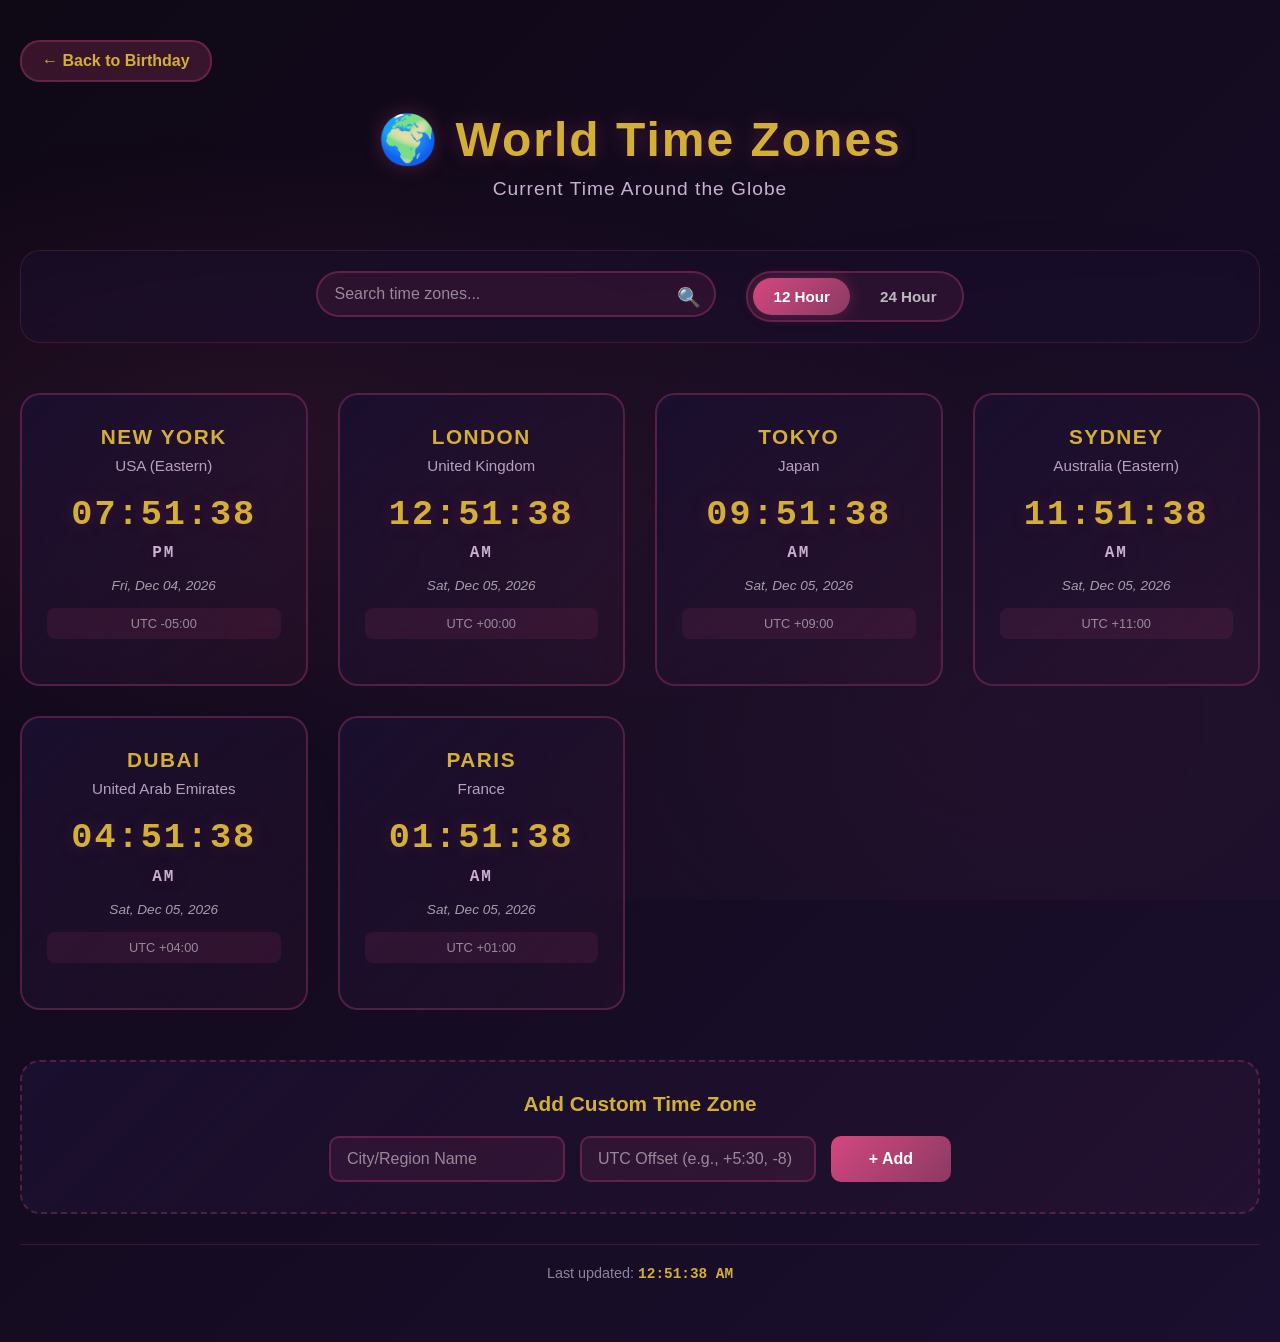
<file: clock.html>
<!DOCTYPE html>
<html lang="en">
<head>
    <meta charset="UTF-8">
    <meta name="viewport" content="width=device-width, initial-scale=1.0">
    <title>World Time Zone Clock</title>
    <link rel="stylesheet" href="clock-styles.css">
    <style>
        * {
            margin: 0;
            padding: 0;
            box-sizing: border-box;
        }

        html {
            scroll-behavior: smooth;
        }

        body {
            font-family: 'Segoe UI', Tahoma, Geneva, Verdana, sans-serif;
            background: linear-gradient(135deg, #0f0815 0%, #1a0f2e 100%);
            color: #ffffff;
            min-height: 100vh;
            overflow-x: hidden;
        }

        body::before {
            content: '';
            position: fixed;
            top: 0;
            left: 0;
            width: 100%;
            height: 100%;
            background: 
                radial-gradient(ellipse at 20% 50%, rgba(212, 71, 127, 0.1) 0%, transparent 50%),
                radial-gradient(ellipse at 80% 80%, rgba(139, 58, 98, 0.1) 0%, transparent 50%);
            animation: nebulaDrift 20s ease-in-out infinite;
            z-index: -1;
            pointer-events: none;
        }

        @keyframes nebulaDrift {
            0%, 100% { transform: translate(0, 0); }
            50% { transform: translate(50px, -50px); }
        }

        .clock-container {
            max-width: 1400px;
            margin: 0 auto;
            padding: 40px 20px;
        }

        .clock-header {
            text-align: center;
            margin-bottom: 50px;
            animation: slideDown 0.6s ease-out;
        }

        @keyframes slideDown {
            from {
                opacity: 0;
                transform: translateY(-30px);
            }
            to {
                opacity: 1;
                transform: translateY(0);
            }
        }

        .clock-header h1 {
            font-size: 3rem;
            color: #d4af37;
            text-shadow: 0 0 20px rgba(212, 71, 127, 0.3);
            margin-bottom: 10px;
            letter-spacing: 2px;
        }

        .subtitle {
            font-size: 1.2rem;
            color: #c9b0d0;
            font-weight: 300;
            letter-spacing: 1px;
        }

        .clock-controls {
            display: flex;
            justify-content: center;
            gap: 30px;
            margin-bottom: 50px;
            flex-wrap: wrap;
            padding: 20px;
            background: rgba(26, 15, 46, 0.5);
            border-radius: 20px;
            border: 1px solid rgba(212, 71, 127, 0.2);
            backdrop-filter: blur(10px);
        }

        .search-box {
            position: relative;
            flex: 1;
            min-width: 250px;
            max-width: 400px;
        }

        .search-input {
            width: 100%;
            padding: 12px 40px 12px 16px;
            background: rgba(212, 71, 127, 0.1);
            border: 2px solid rgba(212, 71, 127, 0.3);
            border-radius: 25px;
            color: #ffffff;
            font-size: 1rem;
            transition: all 0.3s ease;
        }

        .search-input::placeholder {
            color: rgba(255, 255, 255, 0.5);
        }

        .search-input:focus {
            outline: none;
            border-color: #d4477f;
            background: rgba(212, 71, 127, 0.15);
            box-shadow: 0 0 15px rgba(212, 71, 127, 0.3);
        }

        .search-icon {
            position: absolute;
            right: 15px;
            top: 50%;
            transform: translateY(-50%);
            font-size: 1.2rem;
            pointer-events: none;
        }

        .format-toggle {
            display: flex;
            gap: 10px;
            background: rgba(212, 71, 127, 0.1);
            padding: 5px;
            border-radius: 25px;
            border: 2px solid rgba(212, 71, 127, 0.3);
        }

        .format-btn {
            padding: 10px 20px;
            background: transparent;
            color: rgba(255, 255, 255, 0.7);
            border: none;
            border-radius: 20px;
            cursor: pointer;
            transition: all 0.3s ease;
            font-weight: 600;
            font-size: 0.95rem;
        }

        .format-btn:hover {
            color: #d4af37;
        }

        .format-btn.active {
            background: linear-gradient(135deg, #d4477f, #8b3a62);
            color: white;
            box-shadow: 0 0 15px rgba(212, 71, 127, 0.3);
        }

        .clocks-grid {
            display: grid;
            grid-template-columns: repeat(auto-fit, minmax(280px, 1fr));
            gap: 30px;
            margin-bottom: 50px;
            animation: fadeIn 0.6s ease-out;
        }

        @keyframes fadeIn {
            from { opacity: 0; }
            to { opacity: 1; }
        }

        .clock-card {
            background: linear-gradient(135deg, #1a0f2e 0%, rgba(212, 71, 127, 0.05) 100%);
            border: 2px solid rgba(212, 71, 127, 0.3);
            border-radius: 20px;
            padding: 30px 25px;
            text-align: center;
            backdrop-filter: blur(10px);
            transition: all 0.3s ease;
            position: relative;
            overflow: hidden;
            cursor: pointer;
        }

        .clock-card::before {
            content: '';
            position: absolute;
            top: 0;
            left: 0;
            right: 0;
            bottom: 0;
            background: linear-gradient(135deg, transparent 0%, rgba(212, 71, 127, 0.1) 100%);
            opacity: 0;
            transition: opacity 0.3s ease;
            pointer-events: none;
        }

        .clock-card:hover {
            border-color: #d4477f;
            box-shadow: 0 10px 30px rgba(212, 71, 127, 0.2);
            transform: translateY(-5px);
        }

        .clock-card:hover::before {
            opacity: 1;
        }

        .clock-timezone {
            font-size: 1.3rem;
            color: #d4af37;
            font-weight: 700;
            margin-bottom: 8px;
            text-transform: uppercase;
            letter-spacing: 1.5px;
        }

        .clock-location {
            font-size: 0.95rem;
            color: #c9b0d0;
            margin-bottom: 20px;
            opacity: 0.9;
        }

        .clock-display {
            font-family: 'Courier New', monospace;
            font-size: 2.5rem;
            color: #ffffff;
            font-weight: bold;
            letter-spacing: 2px;
            margin-bottom: 10px;
            text-shadow: 0 0 20px rgba(212, 71, 127, 0.2);
            line-height: 1.2;
            animation: pulse 1s ease-in-out infinite;
        }

        .clock-time {
            font-size: 2.2rem;
            color: #d4af37;
            margin-bottom: 8px;
        }

        .clock-period {
            font-size: 1rem;
            color: #c9b0d0;
            margin-bottom: 15px;
        }

        .clock-date {
            font-size: 0.85rem;
            color: rgba(255, 255, 255, 0.6);
            margin-bottom: 15px;
            font-style: italic;
        }

        .clock-offset {
            font-size: 0.8rem;
            color: rgba(255, 255, 255, 0.5);
            margin-bottom: 15px;
            padding: 8px;
            background: rgba(212, 71, 127, 0.1);
            border-radius: 8px;
        }

        .clock-remove {
            position: absolute;
            top: 10px;
            right: 10px;
            background: rgba(212, 71, 127, 0.5);
            border: none;
            color: white;
            width: 30px;
            height: 30px;
            border-radius: 50%;
            cursor: pointer;
            display: flex;
            align-items: center;
            justify-content: center;
            font-size: 1.2rem;
            transition: all 0.3s ease;
            opacity: 0;
        }

        .clock-card:hover .clock-remove {
            opacity: 1;
        }

        .clock-remove:hover {
            background: rgba(212, 71, 127, 0.8);
            transform: scale(1.1);
        }

        .add-timezone {
            background: linear-gradient(135deg, #1a0f2e 0%, rgba(212, 71, 127, 0.05) 100%);
            border: 2px dashed rgba(212, 71, 127, 0.3);
            border-radius: 20px;
            padding: 30px;
            margin-bottom: 30px;
            text-align: center;
            transition: all 0.3s ease;
        }

        .add-timezone:hover {
            border-color: #d4477f;
            background: linear-gradient(135deg, #1a0f2e 0%, rgba(212, 71, 127, 0.1) 100%);
        }

        .add-timezone h3 {
            color: #d4af37;
            margin-bottom: 20px;
            font-size: 1.3rem;
        }

        .add-timezone-form {
            display: flex;
            gap: 15px;
            justify-content: center;
            flex-wrap: wrap;
        }

        .form-input {
            padding: 12px 16px;
            background: rgba(212, 71, 127, 0.1);
            border: 2px solid rgba(212, 71, 127, 0.3);
            border-radius: 10px;
            color: #ffffff;
            font-size: 1rem;
            min-width: 200px;
            transition: all 0.3s ease;
        }

        .form-input::placeholder {
            color: rgba(255, 255, 255, 0.5);
        }

        .form-input:focus {
            outline: none;
            border-color: #d4477f;
            background: rgba(212, 71, 127, 0.15);
            box-shadow: 0 0 15px rgba(212, 71, 127, 0.3);
        }

        .btn-add {
            padding: 12px 30px;
            background: linear-gradient(135deg, #d4477f, #8b3a62);
            color: white;
            border: none;
            border-radius: 10px;
            cursor: pointer;
            font-weight: 600;
            font-size: 1rem;
            transition: all 0.3s ease;
            min-width: 120px;
        }

        .btn-add:hover {
            transform: translateY(-2px);
            box-shadow: 0 5px 20px rgba(212, 71, 127, 0.4);
        }

        .clock-footer {
            text-align: center;
            padding: 20px;
            color: rgba(255, 255, 255, 0.5);
            font-size: 0.9rem;
            border-top: 1px solid rgba(212, 71, 127, 0.2);
        }

        #lastUpdated {
            color: #d4af37;
            font-weight: 600;
            font-family: 'Courier New', monospace;
        }

        .modal {
            display: none;
            position: fixed;
            top: 0;
            left: 0;
            right: 0;
            bottom: 0;
            background: rgba(0, 0, 0, 0.8);
            z-index: 1000;
            align-items: center;
            justify-content: center;
            padding: 20px;
        }

        .modal.active {
            display: flex;
            animation: fadeIn 0.3s ease;
        }

        .modal-content {
            background: linear-gradient(135deg, #1a0f2e 0%, #0f0815 100%);
            border: 2px solid rgba(212, 71, 127, 0.3);
            border-radius: 20px;
            padding: 30px;
            max-width: 500px;
            width: 100%;
            max-height: 80vh;
            overflow-y: auto;
            position: relative;
        }

        .modal-close {
            position: absolute;
            top: 15px;
            right: 15px;
            background: transparent;
            border: none;
            color: #d4af37;
            font-size: 2rem;
            cursor: pointer;
            transition: all 0.3s ease;
        }

        .modal-close:hover {
            transform: rotate(90deg);
        }

        .modal-content h2 {
            color: #d4af37;
            margin-bottom: 20px;
            font-size: 1.5rem;
        }

        .modal-search {
            width: 100%;
            padding: 12px 16px;
            background: rgba(212, 71, 127, 0.1);
            border: 2px solid rgba(212, 71, 127, 0.3);
            border-radius: 10px;
            color: #ffffff;
            font-size: 1rem;
            margin-bottom: 20px;
            transition: all 0.3s ease;
        }

        .modal-search::placeholder {
            color: rgba(255, 255, 255, 0.5);
        }

        .modal-search:focus {
            outline: none;
            border-color: #d4477f;
            box-shadow: 0 0 15px rgba(212, 71, 127, 0.3);
        }

        .timezone-list {
            display: grid;
            gap: 10px;
            max-height: 500px;
            overflow-y: auto;
        }

        .timezone-item {
            padding: 12px 16px;
            background: rgba(212, 71, 127, 0.1);
            border: 1px solid rgba(212, 71, 127, 0.2);
            border-radius: 8px;
            color: #ffffff;
            cursor: pointer;
            transition: all 0.3s ease;
            text-align: left;
        }

        .timezone-item:hover {
            background: rgba(212, 71, 127, 0.2);
            border-color: #d4477f;
            transform: translateX(5px);
        }

        .timezone-list::-webkit-scrollbar {
            width: 8px;
        }

        .timezone-list::-webkit-scrollbar-track {
            background: rgba(212, 71, 127, 0.1);
            border-radius: 10px;
        }

        .timezone-list::-webkit-scrollbar-thumb {
            background: rgba(212, 71, 127, 0.4);
            border-radius: 10px;
        }

        .timezone-list::-webkit-scrollbar-thumb:hover {
            background: rgba(212, 71, 127, 0.6);
        }

        @media (max-width: 768px) {
            .clock-header h1 {
                font-size: 2.2rem;
            }

            .clock-controls {
                gap: 15px;
                flex-direction: column;
            }

            .search-box {
                max-width: none;
            }

            .clocks-grid {
                grid-template-columns: repeat(auto-fit, minmax(200px, 1fr));
                gap: 20px;
            }

            .clock-card {
                padding: 20px 15px;
            }

            .clock-display {
                font-size: 1.8rem;
            }

            .add-timezone-form {
                flex-direction: column;
            }

            .form-input,
            .btn-add {
                width: 100%;
                min-width: unset;
            }
        }

        @media (max-width: 480px) {
            .clock-header h1 {
                font-size: 1.8rem;
            }

            .subtitle {
                font-size: 1rem;
            }

            .clocks-grid {
                grid-template-columns: 1fr;
                gap: 15px;
            }

            .clock-card {
                padding: 15px 12px;
            }

            .clock-timezone {
                font-size: 1.1rem;
            }

            .clock-display {
                font-size: 1.5rem;
            }

            .modal-content {
                padding: 20px;
                max-width: 90vw;
            }
        }

        @keyframes pulse {
            0%, 100% { opacity: 1; }
            50% { opacity: 0.8; }
        }

        .back-link {
            display: inline-block;
            margin-bottom: 30px;
            padding: 10px 20px;
            background: rgba(212, 71, 127, 0.2);
            border: 2px solid rgba(212, 71, 127, 0.3);
            color: #d4af37;
            text-decoration: none;
            border-radius: 20px;
            transition: all 0.3s ease;
            font-weight: 600;
        }

        .back-link:hover {
            background: rgba(212, 71, 127, 0.3);
            border-color: #d4477f;
            transform: translateX(-5px);
        }
    </style>
</head>
<body>
    <div class="clock-container">
        <!-- Back Link -->
        <a href="index.html" class="back-link">← Back to Birthday</a>

        <!-- Header -->
        <div class="clock-header">
            <h1>🌍 World Time Zones</h1>
            <p class="subtitle">Current Time Around the Globe</p>
        </div>

        <!-- Controls -->
        <div class="clock-controls">
            <div class="search-box">
                <input 
                    type="text" 
                    id="searchInput" 
                    placeholder="Search time zones..."
                    class="search-input"
                >
                <span class="search-icon">🔍</span>
            </div>
            <div class="format-toggle">
                <button class="format-btn active" data-format="12h">12 Hour</button>
                <button class="format-btn" data-format="24h">24 Hour</button>
            </div>
        </div>

        <!-- Main Clock Grid -->
        <div class="clocks-grid" id="clocksGrid">
            <!-- Clocks will be dynamically inserted here -->
        </div>

        <!-- Add Custom Time Zone -->
        <div class="add-timezone">
            <h3>Add Custom Time Zone</h3>
            <div class="add-timezone-form">
                <input 
                    type="text" 
                    id="tzName" 
                    placeholder="City/Region Name"
                    class="form-input"
                >
                <input 
                    type="text" 
                    id="tzOffset" 
                    placeholder="UTC Offset (e.g., +5:30, -8)"
                    class="form-input"
                >
                <button id="addTzBtn" class="btn-add">+ Add</button>
            </div>
        </div>

        <!-- Footer -->
        <div class="clock-footer">
            <p>Last updated: <span id="lastUpdated">--:--:-- --</span></p>
        </div>
    </div>

    <!-- Modal for full timezone list -->
    <div id="timezoneModal" class="modal">
        <div class="modal-content">
            <button class="modal-close" onclick="closeModal()">&times;</button>
            <h2>Available Time Zones</h2>
            <input 
                type="text" 
                id="modalSearch" 
                placeholder="Search time zones..."
                class="modal-search"
            >
            <div id="timezoneList" class="timezone-list"></div>
        </div>
    </div>

    <script>
        // Comprehensive list of time zones with their UTC offsets
        const TIMEZONES = {
            // Americas
            'America/New_York': { name: 'New York', region: 'USA (Eastern)', offset: null },
            'America/Chicago': { name: 'Chicago', region: 'USA (Central)', offset: null },
            'America/Denver': { name: 'Denver', region: 'USA (Mountain)', offset: null },
            'America/Los_Angeles': { name: 'Los Angeles', region: 'USA (Pacific)', offset: null },
            'America/Anchorage': { name: 'Anchorage', region: 'USA (Alaska)', offset: null },
            'Pacific/Honolulu': { name: 'Honolulu', region: 'USA (Hawaii)', offset: null },
            'America/Toronto': { name: 'Toronto', region: 'Canada (Eastern)', offset: null },
            'America/Vancouver': { name: 'Vancouver', region: 'Canada (Pacific)', offset: null },
            'America/Mexico_City': { name: 'Mexico City', region: 'Mexico', offset: null },
            'America/Buenos_Aires': { name: 'Buenos Aires', region: 'Argentina', offset: null },
            'America/Sao_Paulo': { name: 'São Paulo', region: 'Brazil', offset: null },
            
            // Europe
            'Europe/London': { name: 'London', region: 'United Kingdom', offset: null },
            'Europe/Paris': { name: 'Paris', region: 'France', offset: null },
            'Europe/Berlin': { name: 'Berlin', region: 'Germany', offset: null },
            'Europe/Madrid': { name: 'Madrid', region: 'Spain', offset: null },
            'Europe/Rome': { name: 'Rome', region: 'Italy', offset: null },
            'Europe/Amsterdam': { name: 'Amsterdam', region: 'Netherlands', offset: null },
            'Europe/Brussels': { name: 'Brussels', region: 'Belgium', offset: null },
            'Europe/Zurich': { name: 'Zurich', region: 'Switzerland', offset: null },
            'Europe/Vienna': { name: 'Vienna', region: 'Austria', offset: null },
            'Europe/Prague': { name: 'Prague', region: 'Czech Republic', offset: null },
            'Europe/Budapest': { name: 'Budapest', region: 'Hungary', offset: null },
            'Europe/Warsaw': { name: 'Warsaw', region: 'Poland', offset: null },
            'Europe/Moscow': { name: 'Moscow', region: 'Russia', offset: null },
            'Europe/Istanbul': { name: 'Istanbul', region: 'Turkey', offset: null },
            'Europe/Athens': { name: 'Athens', region: 'Greece', offset: null },
            'Europe/Dublin': { name: 'Dublin', region: 'Ireland', offset: null },
            'Europe/Lisbon': { name: 'Lisbon', region: 'Portugal', offset: null },
            'Europe/Stockholm': { name: 'Stockholm', region: 'Sweden', offset: null },
            'Europe/Copenhagen': { name: 'Copenhagen', region: 'Denmark', offset: null },
            
            // Middle East & Central Asia
            'Asia/Dubai': { name: 'Dubai', region: 'United Arab Emirates', offset: null },
            'Asia/Kolkata': { name: 'Mumbai', region: 'India', offset: null },
            'Asia/Bangkok': { name: 'Bangkok', region: 'Thailand', offset: null },
            'Asia/Singapore': { name: 'Singapore', region: 'Singapore', offset: null },
            'Asia/Hong_Kong': { name: 'Hong Kong', region: 'Hong Kong', offset: null },
            'Asia/Shanghai': { name: 'Shanghai', region: 'China', offset: null },
            'Asia/Tokyo': { name: 'Tokyo', region: 'Japan', offset: null },
            'Asia/Seoul': { name: 'Seoul', region: 'South Korea', offset: null },
            'Asia/Jakarta': { name: 'Jakarta', region: 'Indonesia', offset: null },
            'Asia/Manila': { name: 'Manila', region: 'Philippines', offset: null },
            'Asia/Kuala_Lumpur': { name: 'Kuala Lumpur', region: 'Malaysia', offset: null },
            'Asia/Ho_Chi_Minh': { name: 'Ho Chi Minh City', region: 'Vietnam', offset: null },
            'Asia/Karachi': { name: 'Karachi', region: 'Pakistan', offset: null },
            'Asia/Tehran': { name: 'Tehran', region: 'Iran', offset: null },
            'Asia/Jerusalem': { name: 'Jerusalem', region: 'Israel', offset: null },
            
            // Australia & Pacific
            'Australia/Sydney': { name: 'Sydney', region: 'Australia (Eastern)', offset: null },
            'Australia/Melbourne': { name: 'Melbourne', region: 'Australia (Eastern)', offset: null },
            'Australia/Brisbane': { name: 'Brisbane', region: 'Australia (Eastern)', offset: null },
            'Australia/Adelaide': { name: 'Adelaide', region: 'Australia (Central)', offset: null },
            'Australia/Perth': { name: 'Perth', region: 'Australia (Western)', offset: null },
            'Pacific/Auckland': { name: 'Auckland', region: 'New Zealand', offset: null },
            'Pacific/Fiji': { name: 'Fiji', region: 'Fiji', offset: null },
            'Pacific/Samoa': { name: 'Samoa', region: 'Samoa', offset: null },
            
            // Africa
            'Africa/Cairo': { name: 'Cairo', region: 'Egypt', offset: null },
            'Africa/Johannesburg': { name: 'Johannesburg', region: 'South Africa', offset: null },
            'Africa/Lagos': { name: 'Lagos', region: 'Nigeria', offset: null },
            'Africa/Nairobi': { name: 'Nairobi', region: 'Kenya', offset: null },
            'Africa/Casablanca': { name: 'Casablanca', region: 'Morocco', offset: null },
        };

        // Default time zones to display
        const DEFAULT_TIMEZONES = [
            'America/New_York',
            'Europe/London',
            'Asia/Tokyo',
            'Australia/Sydney',
            'Asia/Dubai',
            'Europe/Paris'
        ];

        // Global state
        let selectedTimezones = [];
        let timeFormat = '12h';
        let customTimezones = [];

        // Initialize app
        function initializeClock() {
            loadCustomTimezones();
            loadSelectedTimezones();
            setupEventListeners();
            updateAllClocks();
            setInterval(updateAllClocks, 1000);
            populateTimezoneModal();
        }

        // Setup Event Listeners
        function setupEventListeners() {
            // Format toggle
            document.querySelectorAll('.format-btn').forEach(btn => {
                btn.addEventListener('click', (e) => {
                    document.querySelectorAll('.format-btn').forEach(b => b.classList.remove('active'));
                    e.target.classList.add('active');
                    timeFormat = e.target.dataset.format;
                    updateAllClocks();
                });
            });

            // Search
            document.getElementById('searchInput').addEventListener('input', (e) => {
                filterClocks(e.target.value.toLowerCase());
            });

            // Add custom timezone
            document.getElementById('addTzBtn').addEventListener('click', addCustomTimezone);

            // Modal search
            document.getElementById('modalSearch').addEventListener('input', (e) => {
                filterModal(e.target.value.toLowerCase());
            });

            // Enter key for inputs
            document.getElementById('tzOffset').addEventListener('keypress', (e) => {
                if (e.key === 'Enter') addCustomTimezone();
            });
        }

        // Load and save selected timezones
        function loadSelectedTimezones() {
            const saved = localStorage.getItem('selectedTimezones');
            if (saved) {
                selectedTimezones = JSON.parse(saved);
            } else {
                selectedTimezones = [...DEFAULT_TIMEZONES];
            }
            renderClocks();
        }

        function saveSelectedTimezones() {
            localStorage.setItem('selectedTimezones', JSON.stringify(selectedTimezones));
        }

        // Load and save custom timezones
        function loadCustomTimezones() {
            const saved = localStorage.getItem('customTimezones');
            if (saved) {
                customTimezones = JSON.parse(saved);
            }
        }

        function saveCustomTimezones() {
            localStorage.setItem('customTimezones', JSON.stringify(customTimezones));
        }

        // Add custom timezone
        function addCustomTimezone() {
            const name = document.getElementById('tzName').value.trim();
            const offset = document.getElementById('tzOffset').value.trim();

            if (!name || !offset) {
                alert('Please enter both name and UTC offset');
                return;
            }

            // Validate offset format
            const offsetRegex = /^([+-])?([0-9]{1,2}):?([0-9]{0,2})$/;
            if (!offsetRegex.test(offset)) {
                alert('Invalid offset format. Use: +5:30, -8:00, or +2');
                return;
            }

            const tzId = `custom_${Date.now()}`;
            const tzData = parseOffset(offset);

            customTimezones.push({
                id: tzId,
                name: name,
                offset: tzData
            });

            selectedTimezones.push(tzId);
            saveCustomTimezones();
            saveSelectedTimezones();

            document.getElementById('tzName').value = '';
            document.getElementById('tzOffset').value = '';

            renderClocks();
            showNotification(`Added ${name}!`);
        }

        // Parse UTC offset string
        function parseOffset(offsetStr) {
            const match = offsetStr.match(/^([+-])?(\\d{1,2}):?(\\d{0,2})$/);
            if (!match) return 0;

            const sign = match[1] === '-' ? -1 : 1;
            const hours = parseInt(match[2]) || 0;
            const minutes = parseInt(match[3]) || 0;

            return sign * (hours * 60 + minutes);
        }

        // Format UTC offset for display
        function formatOffset(minutes) {
            const hours = Math.floor(Math.abs(minutes) / 60);
            const mins = Math.abs(minutes) % 60;
            const sign = minutes >= 0 ? '+' : '-';
            return `UTC ${sign}${String(hours).padStart(2, '0')}:${String(mins).padStart(2, '0')}`;
        }

        // Render clock cards
        function renderClocks() {
            const grid = document.getElementById('clocksGrid');
            grid.innerHTML = '';

            selectedTimezones.forEach(tzId => {
                let tzData;
                let tzName;
                let region;
                let isCustom = false;

                if (tzId.startsWith('custom_')) {
                    const custom = customTimezones.find(c => c.id === tzId);
                    if (!custom) return;
                    tzData = custom;
                    tzName = custom.name;
                    region = '';
                    isCustom = true;
                } else {
                    tzData = TIMEZONES[tzId];
                    if (!tzData) return;
                    tzName = tzData.name;
                    region = tzData.region;
                }

                const card = document.createElement('div');
                card.className = 'clock-card';
                card.id = `clock-${tzId}`;

                const removeBtn = isCustom ? `
                    <button class="clock-remove" onclick="removeTimezone('${tzId}')">✕</button>
                ` : '';

                card.innerHTML = `
                    ${removeBtn}
                    <div class="clock-timezone">${tzName}</div>
                    ${region ? `<div class="clock-location">${region}</div>` : ''}
                    <div class="clock-display">
                        <div class="clock-time" data-tz="${tzId}">--:--:--</div>
                        <div class="clock-period" data-period="${tzId}">--</div>
                    </div>
                    <div class="clock-date" data-date="${tzId}">-- -- ----</div>
                    <div class="clock-offset" data-offset="${tzId}">UTC</div>
                `;

                grid.appendChild(card);
            });

            updateAllClocks();
        }

        // Update all clock displays
        function updateAllClocks() {
            const now = new Date();
            const updateTime = new Date(now.toLocaleString('en-US', { timeZone: 'UTC' }));
            const utcTime = updateTime.getTime();

            selectedTimezones.forEach(tzId => {
                let offsetMinutes = 0;

                if (tzId.startsWith('custom_')) {
                    const custom = customTimezones.find(c => c.id === tzId);
                    if (custom) offsetMinutes = custom.offset;
                } else {
                    // Get actual offset using timezone formatter
                    const tzDate = new Date(now.toLocaleString('en-US', { timeZone: tzId }));
                    const utcDate = new Date(now.toLocaleString('en-US', { timeZone: 'UTC' }));
                    offsetMinutes = (tzDate.getTime() - utcDate.getTime()) / (1000 * 60);
                }

                const tzTime = new Date(utcTime + offsetMinutes * 60000);
                updateClockDisplay(tzId, tzTime, offsetMinutes);
            });

            // Update last updated time
            const lastUpdated = new Date();
            document.getElementById('lastUpdated').textContent = lastUpdated.toLocaleTimeString();
        }

        // Update individual clock
        function updateClockDisplay(tzId, date, offsetMinutes) {
            const timeElement = document.querySelector(`[data-tz="${tzId}"]`);
            const periodElement = document.querySelector(`[data-period="${tzId}"]`);
            const dateElement = document.querySelector(`[data-date="${tzId}"]`);
            const offsetElement = document.querySelector(`[data-offset="${tzId}"]`);

            if (!timeElement) return;

            // Format time based on selected format
            let timeStr;
            if (timeFormat === '24h') {
                timeStr = `${String(date.getHours()).padStart(2, '0')}:${String(date.getMinutes()).padStart(2, '0')}:${String(date.getSeconds()).padStart(2, '0')}`;
            } else {
                const hours = date.getHours() % 12 || 12;
                const period = date.getHours() >= 12 ? 'PM' : 'AM';
                timeStr = `${String(hours).padStart(2, '0')}:${String(date.getMinutes()).padStart(2, '0')}:${String(date.getSeconds()).padStart(2, '0')}`;
                if (periodElement) periodElement.textContent = period;
            }

            timeElement.textContent = timeStr;

            // Format date
            const dateStr = date.toLocaleDateString('en-US', {
                weekday: 'short',
                month: 'short',
                day: '2-digit',
                year: 'numeric'
            });
            dateElement.textContent = dateStr;

            // Format offset
            offsetElement.textContent = formatOffset(offsetMinutes);
        }

        // Filter clocks by search
        function filterClocks(query) {
            const cards = document.querySelectorAll('.clock-card');
            cards.forEach(card => {
                const text = card.textContent.toLowerCase();
                card.style.display = text.includes(query) ? 'block' : 'none';
            });
        }

        // Remove timezone
        function removeTimezone(tzId) {
            selectedTimezones = selectedTimezones.filter(id => id !== tzId);
            saveSelectedTimezones();
            renderClocks();
            showNotification('Time zone removed!');
        }

        // Populate timezone modal
        function populateTimezoneModal() {
            const list = document.getElementById('timezoneList');
            list.innerHTML = '';

            const allTz = Object.entries(TIMEZONES).map(([id, data]) => ({
                id,
                name: `${data.name} (${data.region})`
            }));

            allTz.sort((a, b) => a.name.localeCompare(b.name));

            allTz.forEach(tz => {
                const item = document.createElement('div');
                item.className = 'timezone-item';
                item.textContent = tz.name;
                item.addEventListener('click', () => {
                    if (!selectedTimezones.includes(tz.id)) {
                        selectedTimezones.push(tz.id);
                        saveSelectedTimezones();
                        renderClocks();
                        showNotification(`Added ${TIMEZONES[tz.id].name}!`);
                    }
                    closeModal();
                });
                list.appendChild(item);
            });
        }

        // Filter modal
        function filterModal(query) {
            const items = document.querySelectorAll('.timezone-item');
            items.forEach(item => {
                const text = item.textContent.toLowerCase();
                item.style.display = text.includes(query) ? 'block' : 'none';
            });
        }

        // Modal functions
        function openModal() {
            document.getElementById('timezoneModal').classList.add('active');
        }

        function closeModal() {
            document.getElementById('timezoneModal').classList.remove('active');
        }

        // Notification
        function showNotification(message) {
            const notification = document.createElement('div');
            notification.style.cssText = `
                position: fixed;
                bottom: 20px;
                right: 20px;
                background: linear-gradient(135deg, #d4477f, #8b3a62);
                color: white;
                padding: 15px 25px;
                border-radius: 10px;
                font-weight: 600;
                z-index: 999;
                animation: slideIn 0.3s ease;
            `;
            notification.textContent = message;
            document.body.appendChild(notification);

            setTimeout(() => {
                notification.style.animation = 'slideOut 0.3s ease';
                setTimeout(() => notification.remove(), 300);
            }, 2000);
        }

        // Close modal when clicking outside
        document.getElementById('timezoneModal')?.addEventListener('click', (e) => {
            if (e.target.id === 'timezoneModal') {
                closeModal();
            }
        });

        // Initialize on load
        document.addEventListener('DOMContentLoaded', initializeClock);
    </script>
</body>
</html>
</file>
<file: clock-styles.css>
* {\n    margin: 0;\n    padding: 0;\n    box-sizing: border-box;\n}\n\nhtml {\n    scroll-behavior: smooth;\n}\n\nbody {\n    font-family: 'Segoe UI', Tahoma, Geneva, Verdana, sans-serif;\n    background: linear-gradient(135deg, #0f0815 0%, #1a0f2e 100%);\n    color: #ffffff;\n    min-height: 100vh;\n    overflow-x: hidden;\n}\n\n/* Background Animation */\nbody::before {\n    content: '';\n    position: fixed;\n    top: 0;\n    left: 0;\n    width: 100%;\n    height: 100%;\n    background: \n        radial-gradient(ellipse at 20% 50%, rgba(212, 71, 127, 0.1) 0%, transparent 50%),\n        radial-gradient(ellipse at 80% 80%, rgba(139, 58, 98, 0.1) 0%, transparent 50%);\n    animation: nebulaDrift 20s ease-in-out infinite;\n    z-index: -1;\n    pointer-events: none;\n}\n\n@keyframes nebulaDrift {\n    0%, 100% { transform: translate(0, 0); }\n    50% { transform: translate(50px, -50px); }\n}\n\n/* Main Container */\n.clock-container {\n    max-width: 1400px;\n    margin: 0 auto;\n    padding: 40px 20px;\n}\n\n/* Header */\n.clock-header {\n    text-align: center;\n    margin-bottom: 50px;\n    animation: slideDown 0.6s ease-out;\n}\n\n@keyframes slideDown {\n    from {\n        opacity: 0;\n        transform: translateY(-30px);\n    }\n    to {\n        opacity: 1;\n        transform: translateY(0);\n    }\n}\n\n.clock-header h1 {\n    font-size: 3rem;\n    color: #d4af37;\n    text-shadow: 0 0 20px rgba(212, 71, 127, 0.3);\n    margin-bottom: 10px;\n    letter-spacing: 2px;\n}\n\n.subtitle {\n    font-size: 1.2rem;\n    color: #c9b0d0;\n    font-weight: 300;\n    letter-spacing: 1px;\n}\n\n/* Controls */\n.clock-controls {\n    display: flex;\n    justify-content: center;\n    gap: 30px;\n    margin-bottom: 50px;\n    flex-wrap: wrap;\n    padding: 20px;\n    background: rgba(26, 15, 46, 0.5);\n    border-radius: 20px;\n    border: 1px solid rgba(212, 71, 127, 0.2);\n    backdrop-filter: blur(10px);\n}\n\n.search-box {\n    position: relative;\n    flex: 1;\n    min-width: 250px;\n    max-width: 400px;\n}\n\n.search-input {\n    width: 100%;\n    padding: 12px 40px 12px 16px;\n    background: rgba(212, 71, 127, 0.1);\n    border: 2px solid rgba(212, 71, 127, 0.3);\n    border-radius: 25px;\n    color: #ffffff;\n    font-size: 1rem;\n    transition: all 0.3s ease;\n}\n\n.search-input::placeholder {\n    color: rgba(255, 255, 255, 0.5);\n}\n\n.search-input:focus {\n    outline: none;\n    border-color: #d4477f;\n    background: rgba(212, 71, 127, 0.15);\n    box-shadow: 0 0 15px rgba(212, 71, 127, 0.3);\n}\n\n.search-icon {\n    position: absolute;\n    right: 15px;\n    top: 50%;\n    transform: translateY(-50%);\n    font-size: 1.2rem;\n    pointer-events: none;\n}\n\n/* Format Toggle */\n.format-toggle {\n    display: flex;\n    gap: 10px;\n    background: rgba(212, 71, 127, 0.1);\n    padding: 5px;\n    border-radius: 25px;\n    border: 2px solid rgba(212, 71, 127, 0.3);\n}\n\n.format-btn {\n    padding: 10px 20px;\n    background: transparent;\n    color: rgba(255, 255, 255, 0.7);\n    border: none;\n    border-radius: 20px;\n    cursor: pointer;\n    transition: all 0.3s ease;\n    font-weight: 600;\n    font-size: 0.95rem;\n}\n\n.format-btn:hover {\n    color: #d4af37;\n}\n\n.format-btn.active {\n    background: linear-gradient(135deg, #d4477f, #8b3a62);\n    color: white;\n    box-shadow: 0 0 15px rgba(212, 71, 127, 0.3);\n}\n\n/* Clocks Grid */\n.clocks-grid {\n    display: grid;\n    grid-template-columns: repeat(auto-fit, minmax(280px, 1fr));\n    gap: 30px;\n    margin-bottom: 50px;\n    animation: fadeIn 0.6s ease-out;\n}\n\n@keyframes fadeIn {\n    from { opacity: 0; }\n    to { opacity: 1; }\n}\n\n/* Clock Card */\n.clock-card {\n    background: linear-gradient(135deg, #1a0f2e 0%, rgba(212, 71, 127, 0.05) 100%);\n    border: 2px solid rgba(212, 71, 127, 0.3);\n    border-radius: 20px;\n    padding: 30px 25px;\n    text-align: center;\n    backdrop-filter: blur(10px);\n    transition: all 0.3s ease;\n    position: relative;\n    overflow: hidden;\n    cursor: pointer;\n}\n\n.clock-card::before {\n    content: '';\n    position: absolute;\n    top: 0;\n    left: 0;\n    right: 0;\n    bottom: 0;\n    background: linear-gradient(135deg, transparent 0%, rgba(212, 71, 127, 0.1) 100%);\n    opacity: 0;\n    transition: opacity 0.3s ease;\n    pointer-events: none;\n}\n\n.clock-card:hover {\n    border-color: #d4477f;\n    box-shadow: 0 10px 30px rgba(212, 71, 127, 0.2);\n    transform: translateY(-5px);\n}\n\n.clock-card:hover::before {\n    opacity: 1;\n}\n\n/* Clock Card Content */\n.clock-timezone {\n    font-size: 1.3rem;\n    color: #d4af37;\n    font-weight: 700;\n    margin-bottom: 8px;\n    text-transform: uppercase;\n    letter-spacing: 1.5px;\n}\n\n.clock-location {\n    font-size: 0.95rem;\n    color: #c9b0d0;\n    margin-bottom: 20px;\n    opacity: 0.9;\n}\n\n.clock-display {\n    font-family: 'Courier New', monospace;\n    font-size: 2.5rem;\n    color: #ffffff;\n    font-weight: bold;\n    letter-spacing: 2px;\n    margin-bottom: 10px;\n    text-shadow: 0 0 20px rgba(212, 71, 127, 0.2);\n    line-height: 1.2;\n}\n\n.clock-time {\n    font-size: 2.2rem;\n    color: #d4af37;\n    margin-bottom: 8px;\n}\n\n.clock-period {\n    font-size: 1rem;\n    color: #c9b0d0;\n    margin-bottom: 15px;\n}\n\n.clock-date {\n    font-size: 0.85rem;\n    color: rgba(255, 255, 255, 0.6);\n    margin-bottom: 15px;\n    font-style: italic;\n}\n\n.clock-offset {\n    font-size: 0.8rem;\n    color: rgba(255, 255, 255, 0.5);\n    margin-bottom: 15px;\n    padding: 8px;\n    background: rgba(212, 71, 127, 0.1);\n    border-radius: 8px;\n}\n\n/* Remove Button */\n.clock-remove {\n    position: absolute;\n    top: 10px;\n    right: 10px;\n    background: rgba(212, 71, 127, 0.5);\n    border: none;\n    color: white;\n    width: 30px;\n    height: 30px;\n    border-radius: 50%;\n    cursor: pointer;\n    display: flex;\n    align-items: center;\n    justify-content: center;\n    font-size: 1.2rem;\n    transition: all 0.3s ease;\n    opacity: 0;\n}\n\n.clock-card:hover .clock-remove {\n    opacity: 1;\n}\n\n.clock-remove:hover {\n    background: rgba(212, 71, 127, 0.8);\n    transform: scale(1.1);\n}\n\n/* Add Custom Time Zone */\n.add-timezone {\n    background: linear-gradient(135deg, #1a0f2e 0%, rgba(212, 71, 127, 0.05) 100%);\n    border: 2px dashed rgba(212, 71, 127, 0.3);\n    border-radius: 20px;\n    padding: 30px;\n    margin-bottom: 30px;\n    text-align: center;\n    transition: all 0.3s ease;\n}\n\n.add-timezone:hover {\n    border-color: #d4477f;\n    background: linear-gradient(135deg, #1a0f2e 0%, rgba(212, 71, 127, 0.1) 100%);\n}\n\n.add-timezone h3 {\n    color: #d4af37;\n    margin-bottom: 20px;\n    font-size: 1.3rem;\n}\n\n.add-timezone-form {\n    display: flex;\n    gap: 15px;\n    justify-content: center;\n    flex-wrap: wrap;\n}\n\n.form-input {\n    padding: 12px 16px;\n    background: rgba(212, 71, 127, 0.1);\n    border: 2px solid rgba(212, 71, 127, 0.3);\n    border-radius: 10px;\n    color: #ffffff;\n    font-size: 1rem;\n    min-width: 200px;\n    transition: all 0.3s ease;\n}\n\n.form-input::placeholder {\n    color: rgba(255, 255, 255, 0.5);\n}\n\n.form-input:focus {\n    outline: none;\n    border-color: #d4477f;\n    background: rgba(212, 71, 127, 0.15);\n    box-shadow: 0 0 15px rgba(212, 71, 127, 0.3);\n}\n\n.btn-add {\n    padding: 12px 30px;\n    background: linear-gradient(135deg, #d4477f, #8b3a62);\n    color: white;\n    border: none;\n    border-radius: 10px;\n    cursor: pointer;\n    font-weight: 600;\n    font-size: 1rem;\n    transition: all 0.3s ease;\n    min-width: 120px;\n}\n\n.btn-add:hover {\n    transform: translateY(-2px);\n    box-shadow: 0 5px 20px rgba(212, 71, 127, 0.4);\n}\n\n.btn-add:active {\n    transform: translateY(0);\n}\n\n/* Footer */\n.clock-footer {\n    text-align: center;\n    padding: 20px;\n    color: rgba(255, 255, 255, 0.5);\n    font-size: 0.9rem;\n    border-top: 1px solid rgba(212, 71, 127, 0.2);\n}\n\n#lastUpdated {\n    color: #d4af37;\n    font-weight: 600;\n    font-family: 'Courier New', monospace;\n}\n\n/* Modal */\n.modal {\n    display: none;\n    position: fixed;\n    top: 0;\n    left: 0;\n    right: 0;\n    bottom: 0;\n    background: rgba(0, 0, 0, 0.8);\n    z-index: 1000;\n    align-items: center;\n    justify-content: center;\n    padding: 20px;\n}\n\n.modal.active {\n    display: flex;\n    animation: fadeIn 0.3s ease;\n}\n\n.modal-content {\n    background: linear-gradient(135deg, #1a0f2e 0%, #0f0815 100%);\n    border: 2px solid rgba(212, 71, 127, 0.3);\n    border-radius: 20px;\n    padding: 30px;\n    max-width: 500px;\n    width: 100%;\n    max-height: 80vh;\n    overflow-y: auto;\n    position: relative;\n}\n\n.modal-close {\n    position: absolute;\n    top: 15px;\n    right: 15px;\n    background: transparent;\n    border: none;\n    color: #d4af37;\n    font-size: 2rem;\n    cursor: pointer;\n    transition: all 0.3s ease;\n}\n\n.modal-close:hover {\n    transform: rotate(90deg);\n}\n\n.modal-content h2 {\n    color: #d4af37;\n    margin-bottom: 20px;\n    font-size: 1.5rem;\n}\n\n.modal-search {\n    width: 100%;\n    padding: 12px 16px;\n    background: rgba(212, 71, 127, 0.1);\n    border: 2px solid rgba(212, 71, 127, 0.3);\n    border-radius: 10px;\n    color: #ffffff;\n    font-size: 1rem;\n    margin-bottom: 20px;\n    transition: all 0.3s ease;\n}\n\n.modal-search::placeholder {\n    color: rgba(255, 255, 255, 0.5);\n}\n\n.modal-search:focus {\n    outline: none;\n    border-color: #d4477f;\n    box-shadow: 0 0 15px rgba(212, 71, 127, 0.3);\n}\n\n.timezone-list {\n    display: grid;\n    gap: 10px;\n    max-height: 500px;\n    overflow-y: auto;\n}\n\n.timezone-item {\n    padding: 12px 16px;\n    background: rgba(212, 71, 127, 0.1);\n    border: 1px solid rgba(212, 71, 127, 0.2);\n    border-radius: 8px;\n    color: #ffffff;\n    cursor: pointer;\n    transition: all 0.3s ease;\n    text-align: left;\n}\n\n.timezone-item:hover {\n    background: rgba(212, 71, 127, 0.2);\n    border-color: #d4477f;\n    transform: translateX(5px);\n}\n\n/* Scrollbar Styling */\n.timezone-list::-webkit-scrollbar,\n.modal-content::-webkit-scrollbar {\n    width: 8px;\n}\n\n.timezone-list::-webkit-scrollbar-track,\n.modal-content::-webkit-scrollbar-track {\n    background: rgba(212, 71, 127, 0.1);\n    border-radius: 10px;\n}\n\n.timezone-list::-webkit-scrollbar-thumb,\n.modal-content::-webkit-scrollbar-thumb {\n    background: rgba(212, 71, 127, 0.4);\n    border-radius: 10px;\n}\n\n.timezone-list::-webkit-scrollbar-thumb:hover,\n.modal-content::-webkit-scrollbar-thumb:hover {\n    background: rgba(212, 71, 127, 0.6);\n}\n\n/* Responsive Design */\n@media (max-width: 768px) {\n    .clock-header h1 {\n        font-size: 2.2rem;\n    }\n\n    .clock-controls {\n        gap: 15px;\n        flex-direction: column;\n    }\n\n    .search-box {\n        max-width: none;\n    }\n\n    .clocks-grid {\n        grid-template-columns: repeat(auto-fit, minmax(200px, 1fr));\n        gap: 20px;\n    }\n\n    .clock-card {\n        padding: 20px 15px;\n    }\n\n    .clock-display {\n        font-size: 1.8rem;\n    }\n\n    .add-timezone-form {\n        flex-direction: column;\n    }\n\n    .form-input,\n    .btn-add {\n        width: 100%;\n        min-width: unset;\n    }\n}\n\n@media (max-width: 480px) {\n    .clock-header h1 {\n        font-size: 1.8rem;\n    }\n\n    .subtitle {\n        font-size: 1rem;\n    }\n\n    .clocks-grid {\n        grid-template-columns: 1fr;\n        gap: 15px;\n    }\n\n    .clock-card {\n        padding: 15px 12px;\n    }\n\n    .clock-timezone {\n        font-size: 1.1rem;\n    }\n\n    .clock-display {\n        font-size: 1.5rem;\n    }\n\n    .clock-controls {\n        padding: 15px;\n    }\n\n    .modal-content {\n        padding: 20px;\n        max-width: 90vw;\n    }\n}\n\n/* Animation */\n@keyframes pulse {\n    0%, 100% { opacity: 1; }\n    50% { opacity: 0.8; }\n}\n\n.clock-display {\n    animation: pulse 1s ease-in-out infinite;\n}"
</file>
